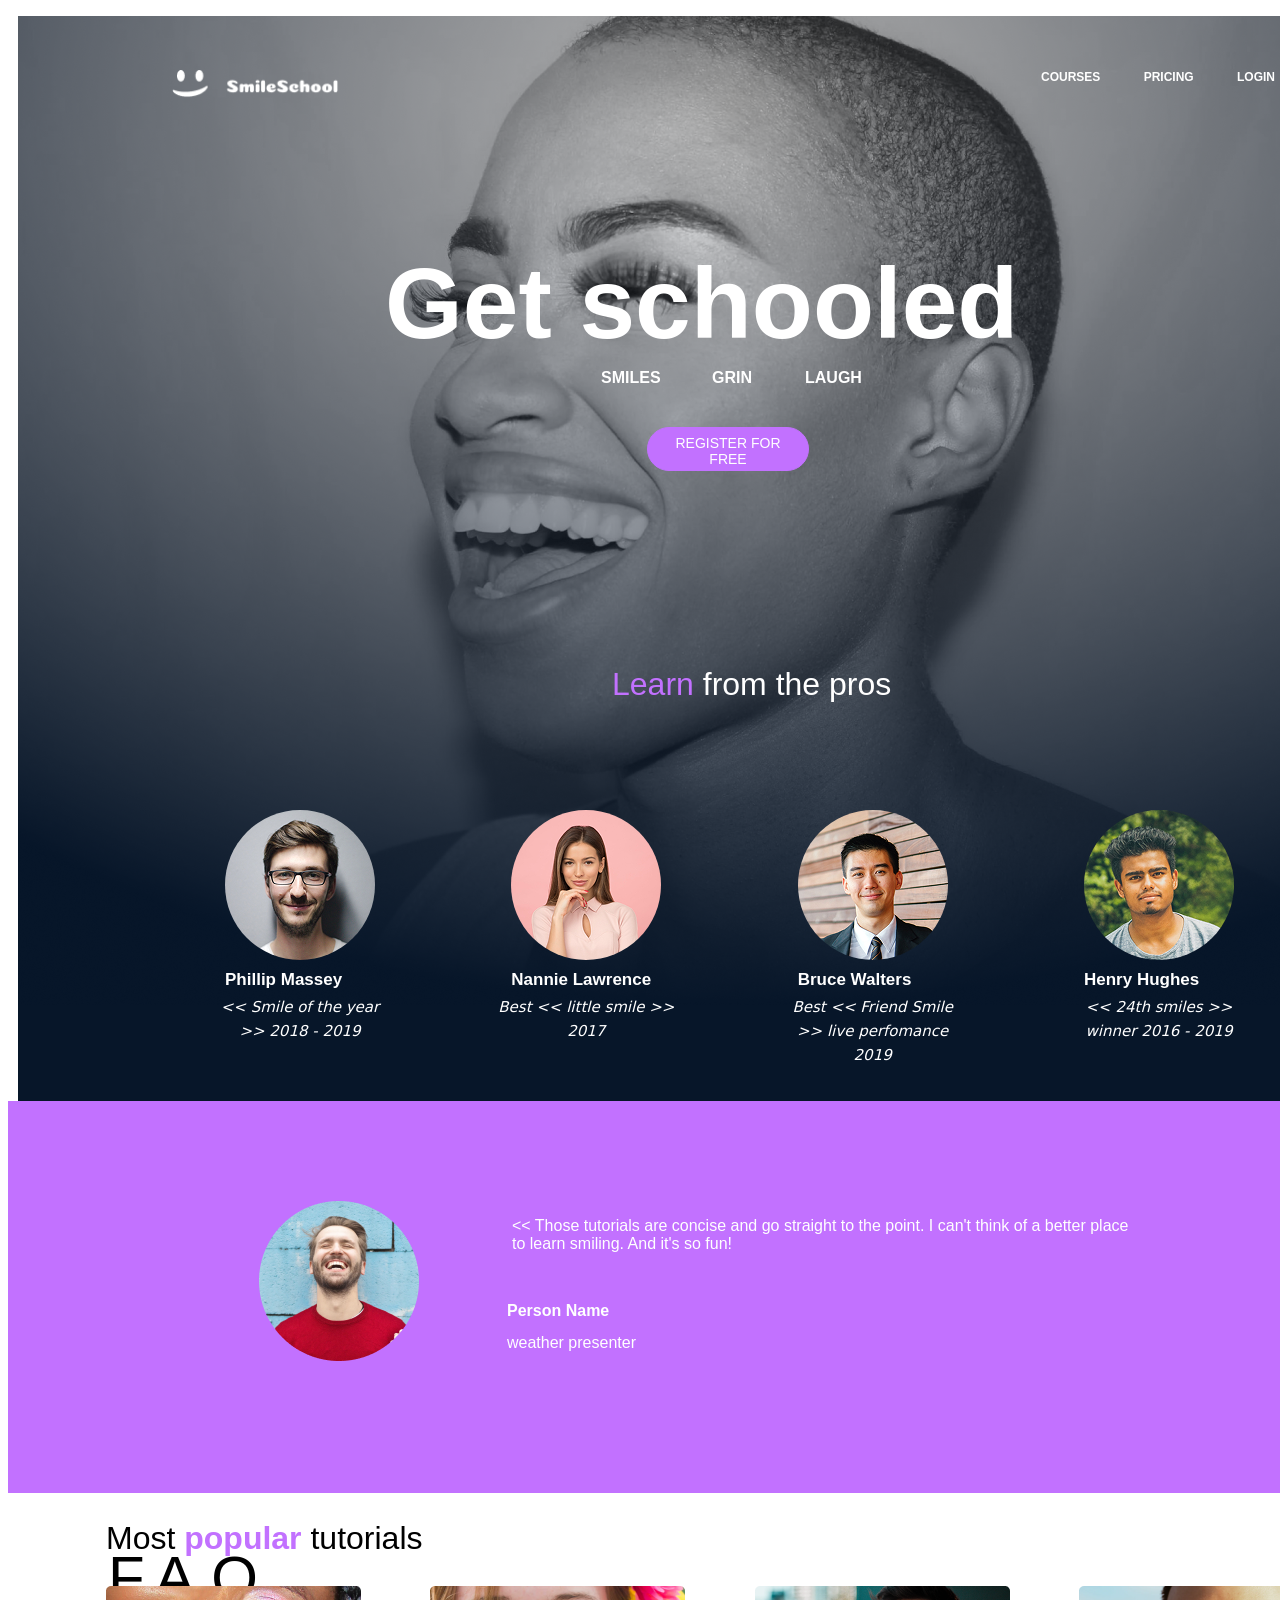
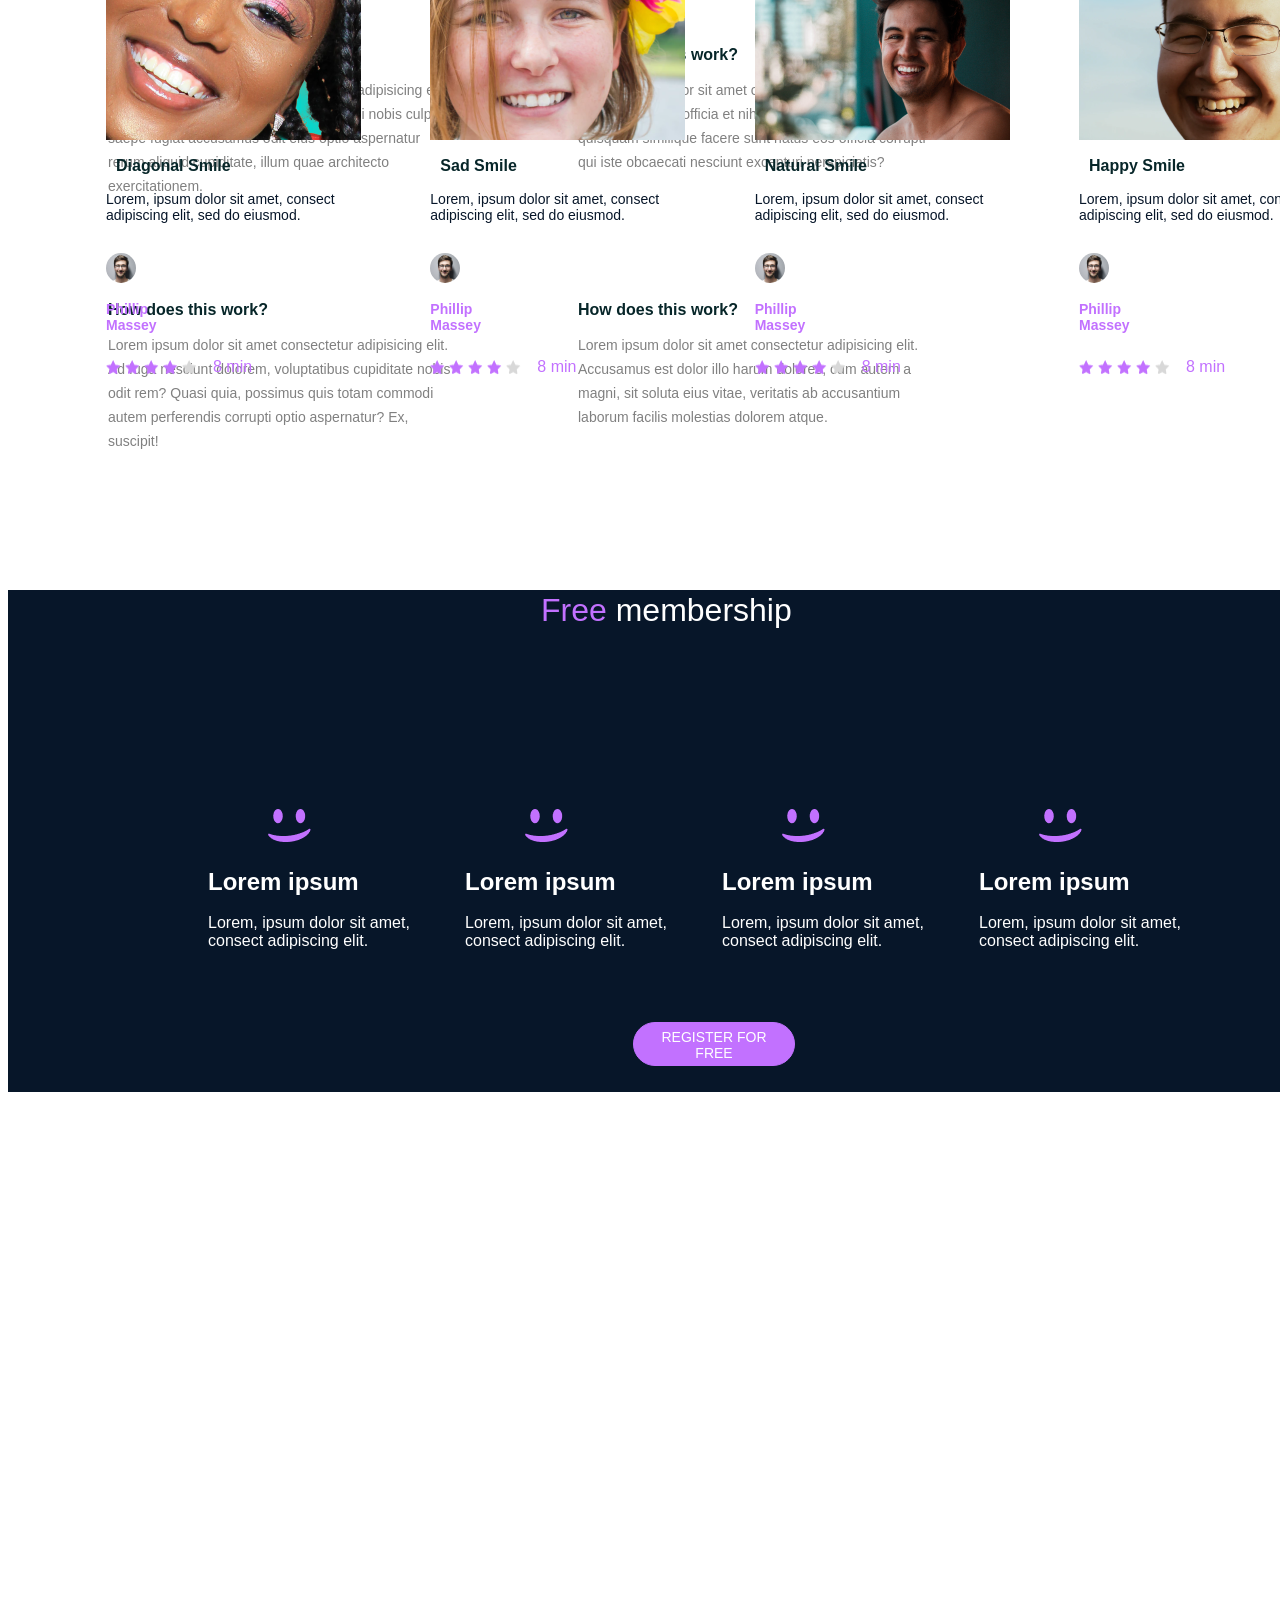
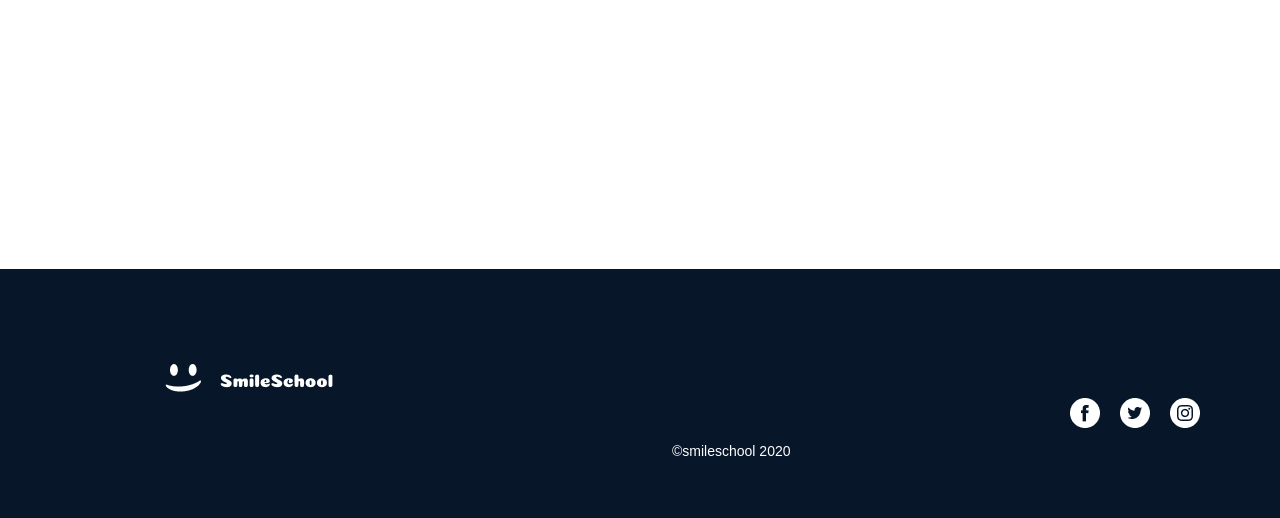
<file: css_advanced/index.html>
<!DOCTYPE html>
<html lang="en">
<head>
  <meta charset="UTF-8">
  <meta name="viewport" content="width=device-width, initial-scale=1.0">
  <title>SmileSchool</title>
  <link rel="stylesheet" href="style.css">
  <link rel="preconnect" href="/home/megatron/alche-web-development/css_advanced/source-sans-pro/SourceSansPro-Bold.otf">
  <link rel="preconnect" href="/home/megatron/alche-web-development/css_advanced/source-sans-pro/SourceSansPro-Semibold.otf">
  <link rel="preconnect" href="/home/megatron/alche-web-development/css_advanced/source-sans-pro/SourceSansPro-Light.otf">
</head>
<body>
  <header class="site-header">
    <div class="header-container">
      <a href="https://www.figma.com/design/dyYL6Ku4WG7vsdpwvlcJZC/Homepage?node-id=0-1&p=f&t=POSptla9bObfbAa1-0" target="_blank"><img src="images/logo.png" alt="Logo" class="site-logo"></a>
      <div class="main-navigation">
        <a href="#section-hero">COURSES</a>
        <a href="#tutorials-popular">PRICING</a>
        <a href="#section-membership">LOGIN</a>
      </div>
    </div>
  </header>
  <main>
    <section class="hero-section" id="section-hero">
      <div class="hero-content">
        <h1 class="hero-title">Get schooled</h1>
        <p class="hero-keywords">
          <span class="keyword-content1">SMILES</span>
          <span class="keyword-content2">GRIN</span>
          <span class="keyword-content3">LAUGH</span>
        </p>
        <button class="primary-button1">REGISTER FOR FREE</button>
      </div>
      <div class="instructors-section">
        <h2 class="section-title"><span>Learn</span> from the pros</h2>
        <div class="instructors-container">
          <div class="instructor-card">
            <img src="images/first.png" alt="Phillip Massey">
            <h3>Phillip Massey</h3>
            <p>
              <span>&lt;&lt; Smile of the year &gt;&gt;</span>
              <span>2018 - 2019</span>
            </p>
          </div>
          <div class="instructor-card">
            <img src="images/second.png" alt="Nannie Lawrence">
            <h3>Nannie Lawrence</h3>
            <p>
              <span>Best &lt;&lt; little smile &gt;&gt;</span><br>
              <span>2017</span>
            </p>
          </div>
          <div class="instructor-card">
            <img src="images/third.png" alt="Bruce Walters ">
            <h3>Bruce Walters</h3>
            <p>
              <span>Best &lt;&lt; Friend Smile &gt;&gt;</span>
              <span>live perfomance 2019</span>
            </p>
          </div>
          <div class="instructor-card">
            <img src="images/forth.png" alt="Henry Hughes">
            <h3>Henry Hughes</h3>
            <p>
              <span>&lt;&lt; 24th smiles &gt;&gt; winner</span>
              <span>2016 - 2019</span>
            </p>
          </div>
        </div>
      </div>
    </section>
    <section class="quotes-section">
      <div class="quote-container">
        <!--<h1>Quotes</h1>-->
        <div class="quotes-content">
          <img src="images/avatar.png" alt="Person Name" class="quote-avatar">
          <div class="quote-content">
            <blockquote class="quote-text">&lt;&lt; Those tutorials are concise and go straight to the point. I can't think of a better place to learn smiling. And it's so fun!</blockquote>
            <p class="quote-author"><strong>Person Name</strong></p>
            <p class="quote-role">weather presenter</p>
          </div>
        </div>
      </div>
    </section>
    <section class="popular-tutorials" id="tutorials-popular">
      <h1 class="section-title1">Most <span>popular</span> tutorials </h1>
      <div class="tutorials-container">
        <div class="tutorial-card">
          <img src="images/preview.png" alt="Diagonal Smile" class="tutorial-thumbnail">
          <h2 class="tutorial-title">Diagonal Smile</h2>
          <p class="tutorial-description">
            Lorem, ipsum dolor sit amet, consect adipiscing elit, sed do eiusmod.
          </p>
          <div class="tutorial-author">
            <img src="images/first.png" alt="Phillip Massey">
            <h3>Phillip Massey</h3>
            <div class="tutorial-rating">
              <div class="rating-stars">
                <img src="images/Star_2.png" alt="rating star">
                <img src="images/Star_2.png" alt="rating star">
                <img src="images/Star_2.png" alt="rating star">
                <img src="images/Star_2.png" alt="rating star">
                <img src="images/Star_5.png" alt="rating star">
              </div>
              <p class="tutorial-duration">8 min</p>
            </div>
          </div>
        </div>
        <div class="tutorial-card">
          <img src="images/preview_1.png" alt="Sad Smile" class="tutorial-thumbnail">
          <h2 class="tutorial-title">Sad Smile</h2>
          <p class="tutorial-description">
            Lorem, ipsum dolor sit amet, consect adipiscing elit, sed do eiusmod.
          </p>
          <div class="tutorial-author">
            <img src="images/first.png" alt="Phillip Massay">
            <h3>Phillip Massey</h3>
            <div class="tutorial-rating">
              <div class="rating-stars">
                <img src="images/Star_2.png" alt="rating star">
                <img src="images/Star_2.png" alt="rating star">
                <img src="images/Star_2.png" alt="rating star">
                <img src="images/Star_2.png" alt="rating star">
                <img src="images/Star_5.png" alt="rating star">
              </div>
              <p class="tutorial-duration">8 min</p>
            </div>
          </div>
        </div>
        <div class="tutorial-card">
          <img src="images/preview_2.png" alt="Natural Smile" class="tutorial-thumbnail">
          <h2 class="tutorial-title">Natural Smile</h2>
          <p class="tutorial-description">
            Lorem, ipsum dolor sit amet, consect adipiscing elit, sed do eiusmod.
          </p>
          <div class="tutorial-author">
            <img src="images/first.png" alt="Phillip Massey">
            <h3>Phillip Massey</h3>
            <div class="tutorial-rating">
              <div class="rating-stars">
                <img src="images/Star_2.png" alt="rating star">
                <img src="images/Star_2.png" alt="rating star">
                <img src="images/Star_2.png" alt="rating star">
                <img src="images/Star_2.png" alt="rating star">
                <img src="images/Star_5.png" alt="rating star">
              </div>
              <p class="tutorial-duration">8 min</p>
            </div>
          </div>
        </div>
        <div class="tutorial-card">
          <img src="images/preview_3.png" alt="Happy Smile" class="tutorial-thumbnail">
          <h2 class="tutorial-title">Happy Smile</h2>
          <p class="tutorial-description">
            Lorem, ipsum dolor sit amet, consect adipiscing elit, sed do eiusmod.
          </p>
          <div class="tutorial-author">
            <img src="images/first.png" alt="Phillip Massey">
            <h3>Phillip Massey</h3>
            <div class="tutorial-rating">
              <div class="rating-stars">
                <img src="images/Star_2.png" alt="rating star">
                <img src="images/Star_2.png" alt="rating star">
                <img src="images/Star_2.png" alt="rating star">
                <img src="images/Star_2.png" alt="rating star">
                <img src="images/Star_5.png" alt="rating star">
              </div>
              <p class="tutorial-duration">8 min</p>
            </div>
          </div>
        </div>
      </div>
    </section>
    <section class="membership-section" id="section-membership">
      <h1 class="section-title2">
        <span>Free</span> membership
      </h1>
      <div class="membership-container">
        <div class="membership-card">
          <img src="images/smile.png" alt="Lorem ipsum">
          <h2>Lorem ipsum</h2>
          <p>Lorem, ipsum dolor sit amet, consect adipiscing elit.</p>
        </div>
        <div class="membership-card">
          <img src="images/smile.png" alt="Lorem ipsum">
          <h2>Lorem ipsum</h2>
          <p>Lorem, ipsum dolor sit amet, consect adipiscing elit.</p>
        </div>
        <div class="membership-card">
          <img src="images/smile.png" alt="Lorem ipsum">
          <h2>Lorem ipsum</h2>
          <p>Lorem, ipsum dolor sit amet, consect adipiscing elit.</p>
        </div>
        <div class="membership-card">
          <img src="images/smile.png" alt="Lorem ipsum">
          <h2>Lorem ipsum</h2>
          <p>Lorem, ipsum dolor sit amet, consect adipiscing elit.</p> 
        </div>
      </div>
      <button class="primary-button2">REGISTER FOR FREE</button>
    </section>
    <section class="faq-section">
      <h1 class="section-title3">F.A.Q.</h1>
      <div class="faq-container">
        <div class="faq-column">
          <div class="faq-item">
            <h2 class="faq-question">How does this work?</h2>
            <p class="faq-answer">
              Lorem ipsum dolor sit amet consectetur adipisicing elit. Ab sunt numquam reiciendis officiis sequi nobis culpa, saepe fugiat accusamus odit eius optio aspernatur rerum aliquid cupiditate, illum quae architecto exercitationem.
            </p>
          </div>
          <div class="faq-item">
            <h2 class="faq-question">How does this work?</h2>
            <p class="faq-answer">
              Lorem ipsum dolor sit amet consectetur adipisicing elit. Ad fuga nesciunt dolorem, voluptatibus cupiditate nobis odit rem? Quasi quia, possimus quis totam commodi autem perferendis corrupti optio aspernatur? Ex, suscipit!
            </p>
          </div>
        </div>
        <div class="faq-column">
          <div class="faq-item">
            <h2 class="faq-question">How does this work?</h2>
            <p class="faq-answer">
              Lorem ipsum dolor sit amet consectetur adipisicing elit. Suscipit, aut? At officia et nihil! Pariatur, expedita quisquam similique facere sunt natus eos officia corrupti qui iste obcaecati nesciunt excepturi perspiciatis?
            </p>
          </div>
          <div class="faq-item">
            <h2 class="faq-question">How does this work?</h2>
            <p class="faq-answer">
              Lorem ipsum dolor sit amet consectetur adipisicing elit. Accusamus est dolor illo harum dolores, cum autem a magni, sit soluta eius vitae, veritatis ab accusantium laborum facilis molestias dolorem atque.
            </p>
          </div>
        </div>
      </div>
    </section>
  </main>
  <footer class="site-footer">
    <div class="footer-container">
      <div class="footer-content">
        <img src="images/logo.png" alt="logo" class="footer-logo">
        <div class="social-links">
          <a href="https://www.figma.com/design/A9pXvHMdbeTPPmC4SkTlpR/Homepage--Copy-?node-id=3558-36&t=SCWP8VhVgMO1DFPG-0"><img src="images/Facebook_White.png" alt="Facebook Logo"></a>
          <a href="https://www.figma.com/design/A9pXvHMdbeTPPmC4SkTlpR/Homepage--Copy-?node-id=3558-36&t=SCWP8VhVgMO1DFPG-0"><img src="images/Twitter_White.png" alt="Twitter Logo"></a>
          <a href="https://www.figma.com/design/A9pXvHMdbeTPPmC4SkTlpR/Homepage--Copy-?node-id=3558-36&t=SCWP8VhVgMO1DFPG-0"><img src="images/Instagram_White.png" alt="Instagram Logo"></a>
        </div>
        <p class="copywrite">&copy;smileschool 2020</p>
      </div>
    </div>
  </footer>
</body>
</html>
</file>
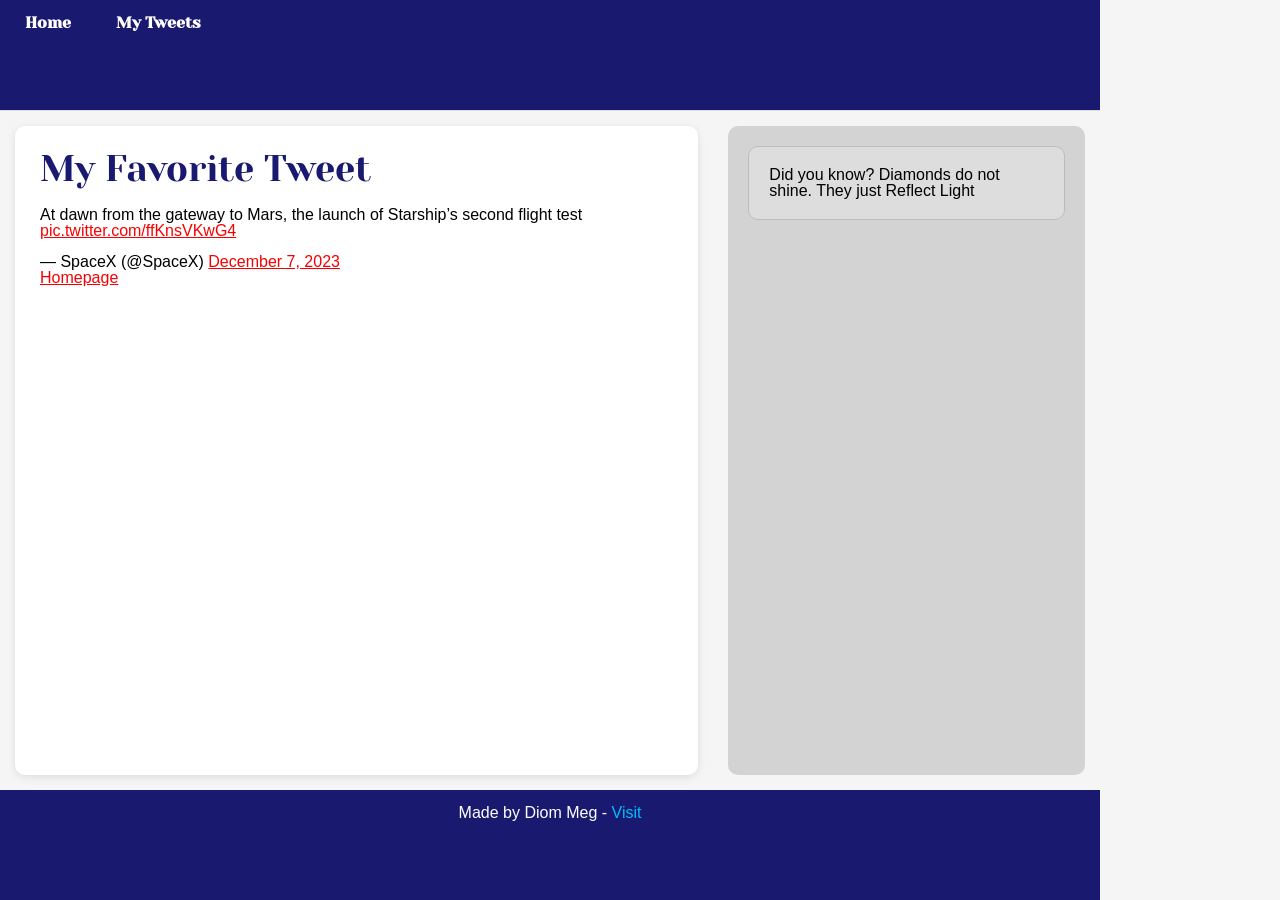
<file: css_basic/tweets.html>
<!DOCTYPE html>
<html lang="en-US">
    <head>
        <meta charset="UTF-8">
        <title>Embedding a Tweet</title>
        <link rel="stylesheet" href="base.css">
        <link rel="stylesheet" href="style.css">
    </head>
    <body>
        <header>
            <ul>
                <li><a href="index.html">Home</a></li>
                <li><a href="tweets.html">My Tweets</a></li>
            </ul>
        </header>
        <main>
            <article>
                <h1>My Favorite Tweet</h1>
                <blockquote class="twitter-tweet">
                    <p lang="en" dir="ltr">
                        At dawn from the gateway to Mars, the launch of Starship’s second flight test <a href="https://t.co/ffKnsVKwG4">pic.twitter.com/ffKnsVKwG4</a>
                    </p>
                    &mdash; SpaceX (@SpaceX)
                    <a href="https://x.com/SpaceX/status/1732824684683784516?ref_src=twsrc%5Etfw">December 7, 2023</a>
                </blockquote>

                <script async src="https://platform.x.com/widgets.js"></script>
                <p>
                    <a href="index.html">Homepage</a>
                </p>
            </article>
            <aside>
                <p>Did you know? Diamonds do not shine. They just Reflect Light</p>
            </aside>
        </main>
        <footer>
            <p>Made by Diom Meg - <a href="https://github.com/Meg-Diom" target="_blank">Visit</a></p>
        </footer>
    </body>
</html>
</file>
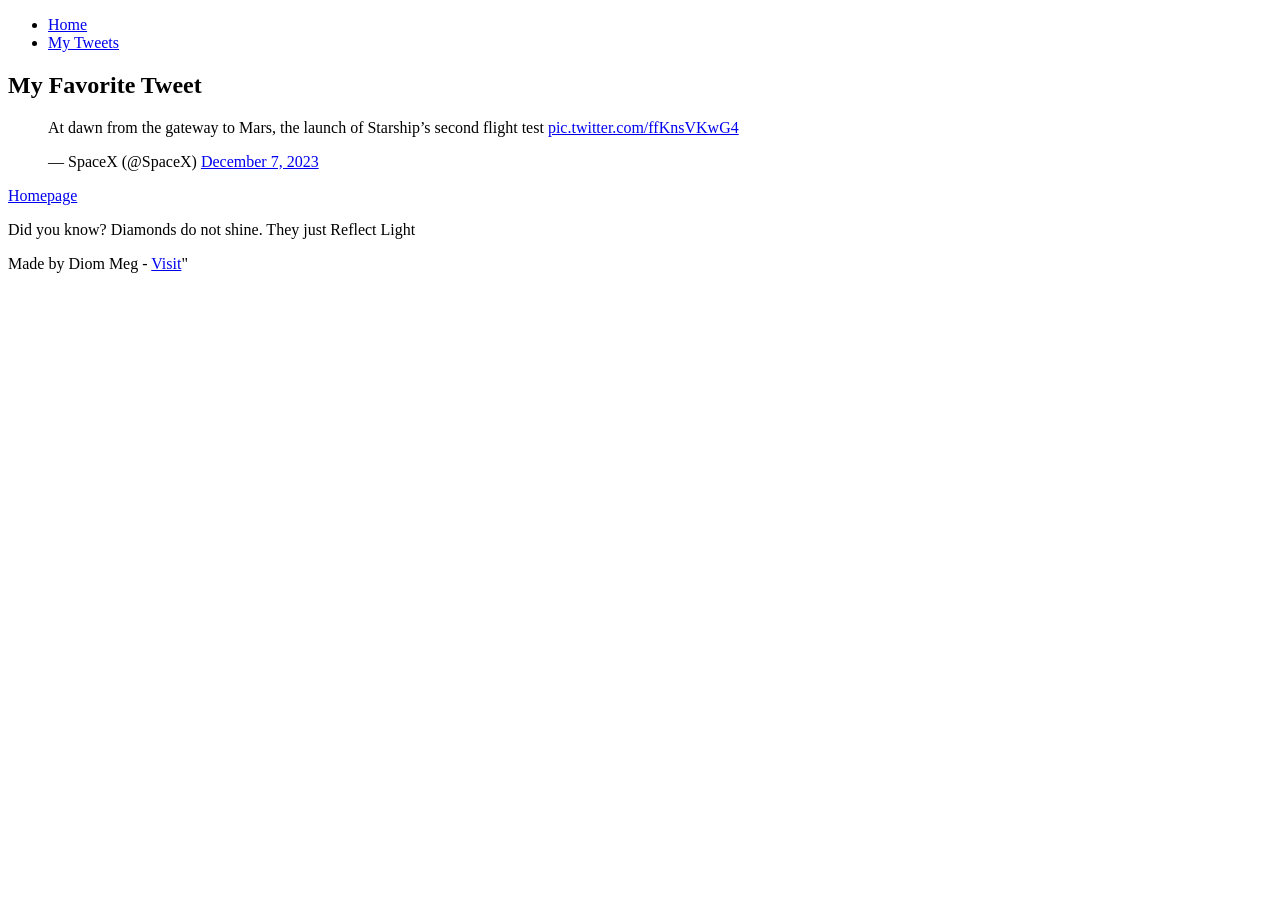
<file: html_basic/tweets.html>
<!DOCTYPE html>
<html lang="en-US">
    <head>
        <meta charset="UTF-8">
        <title>Embedding a Tweet</title>
    </head>
    <body>
        <header>
            <ul>
                <li><a href="index.html">Home</a></li>
                <li><a href="tweets.html">My Tweets</a></li>
            </ul>
        </header>
        <main>
            <article>
                <h1>My Favorite Tweet</h1>
                <blockquote class="twitter-tweet">
                    <p lang="en" dir="ltr">
                        At dawn from the gateway to Mars, the launch of Starship’s second flight test <a href="https://t.co/ffKnsVKwG4">pic.twitter.com/ffKnsVKwG4</a>
                    </p>
                    &mdash; SpaceX (@SpaceX)
                    <a href="https://x.com/SpaceX/status/1732824684683784516?ref_src=twsrc%5Etfw">December 7, 2023</a>
                </blockquote>

                <script async src="https://platform.x.com/widgets.js"></script>
                <p>
                    <a href="index.html">Homepage</a>
                </p>
            </article>
            <aside>
                <p>Did you know? Diamonds do not shine. They just Reflect Light</p>
            </aside>
        </main>
        <footer>
            <p>Made by Diom Meg - <a href="https://github.com/Meg-Diom" target="_blank">Visit</a>"</p>
        </footer>
    </body>
</html>
</file>
<file: css_advanced/style.css>
.hero-section{
  background-image: url("images/main_part.png");
  background-repeat: no-repeat;
  background-size: cover;
  background-position: center;
  position: relative;
  width: 1440px;
  height: 1093px;
}
.site-logo {
  width: 167.02px;
  height: 29.46px;
}
.main-navigation  a {
  font-family: Source Sans Pro, sans-serif; 
  font-weight: bold;
  font-size: 12px;
  color: #FFFFFF;
  text-decoration: none;     
}
.main-navigation {
  display: flex;
  flex-direction: row;
  justify-content: space-between;
  width: 234px;
  height: 15px;
}
.header-container {
  width: 1103.41px;
  height: 29.46px;
  display: flex;
  flex-direction: row;
  justify-content: space-between; 
  position: absolute;
  left: 171.59px;
  top: 35.02px;
  z-index: 1;
  margin-top: 35.02px; 
}
.hero-title {
  font-family: Source San Pro, sans-serif;
  font-weight: bold;
  font-size: 100px;
  position: absolute;
  left: 377px;
  top: 155px;
  color: #FFFFFF;
  line-height: auto;
  letter-spacing: 0px;
}
.keyword-content1{
  width: 52px;
  height: 20px;
  position: absolute;
  left: 593px;
  top: 361px;
  line-height: auto;
  letter-spacing: 0px;
}
.keyword-content2{
  width: 36px;
  position: absolute;
  left: 704px;
  top: 361px;
  line-height: auto;
  letter-spacing: 0px;
}
.keyword-content3{
  width: 49px;
  position: absolute;
  left: 797px;
  top: 361px;
  line-height: auto;
  letter-spacing: 0px;
}
.hero-keywords {
  font-family: Source Sans Pro, sans-serif;
  font-weight: bold;
  font-size: 16px;
  color: #FFFFFF;
}
.hero-content {
  width: 684px;
  height: 151px;
  display: flex;
  flex-direction: column;
}
.primary-button1,
.primary-button2 {
  width: 162px;
  height: 44px;
  border-radius: 22px;
  background-color: #C271FF;
  color: #FFFFFF;
  font-family: Source Sans Pro, sans-serif;
  font-weight: semibold;
  font-size: 14px;
  padding: 6.5px 10px;
  border: 1px solid #C271FF;
}
.primary-button1 {
  position: absolute;
  left: 639px;
  top: 419px;
}
.section-title {
  position: absolute;
  left: 604px;
  top: 631px;
  font-family: Source-Sans Pro, sans-serif;
  width: 300px;
  height: 40px;
  font-weight: 400;
  font-size: 32px;
  color: #FFFFFF;
}
.section-title span {
  color: #C271FF;
}
.instructors-container {
  width: 1009px;
  height: 237px;
  position: absolute;
  left: 217px;
  top: 758px;
  display: flex;
  flex-direction: row;
  justify-content: space-between;
}
.instructor-card img {
  width: 150px;
  height: 150px;
  border-radius: 75px;
}
.instructor-card {
  width: 150px;
  height: 237px;
  display: flex;
  flex-direction: column;
  justify-content: center;
  position: relative;
  align-items: center;
}
.instructor-card h3 {
  position: absolute;
  left: 0px;
  top: 160px;
  color: #FFFFFF;
  width: 150px;
  height: 27px;
  line-height: 27px;
  font-size: 17px;
  font-family: Source Sans Pro, sans-serif;
  margin-top: 40px;
}
.instructor-card p {
  font-family: Source Sans Pro, sans;
  font-size: 15px;
  font-style: italic;
  line-height: 24px;
  color: #FFFFFF;
  width: 180px;
  position: absolute;
  left: 0px;
  top: 189px;
  margin-top: 40px;
  text-align: center;
  margin-left: -15px;
}
.quotes-section {
  width: 1440px;
  height: 392px;
  background-color: #C271FF;
}
.quote-container {
  width: 943px;
  height: 160px;
  position: absolute;
  left: 259px;
  top: 1201px;
  justify-content: space-between;
}
.quote-content {
  display: flex;
  flex-direction: column;
  width: 730px;
  height: 158px;
  color: #FFFFFF;
  font-family: Source Sans Pro, sans-serif;
}
.quote-content p {
  line-height: 0px;
}
.quotes-content {
  display: flex;
  flex-direction: row;
  justify-content: space-between;
  align-items: start;
}
.quote-text {
  width: 620px;
  height: 68px;
}
.quote-author {
  margin-left: 35px;
}
.quote-role {
  margin-left: 35px;
}
.popular-tutorials {
  width: 1228px;
  height: 450px;
  display: flex;
  flex-direction: column;
  position: absolute;
  left: 106px;
  top: 1572;
}
.tutorial-card {
  width: 255px;
  height: 335px;
}
.thumbmail {
  width: 255px;
  height: 154px;
}
.tutorials-container {
  display: flex;
  flex-direction: row;
  justify-content: space-between;
}
.tutorial-title {
  font-family: Source Sans Pro, sans-serif;
  font-weight: bold;
  color: #072629;
  font-size: 16px;
  width: 126px;
  height: 20px;
  margin-left: 10px;
}
.tutorial-description {
  width: 242px;
  height: 48px;
  color: #071629;
  font-size: 14px;
  font-family: Source Snas Pro, sans-serif;
}
.tutorial-author img {
  width: 30px;
  height: 30px;
  border-radius: 15px;
}
.tutorial-author h3 {
  width: 86px;
  height: 27px;
  color: #C271FF;
  font-family: Source Sans Pro, sans-serif;
  font-size: 14px;
  font-weight: bold;
}
.rating-stars {
  width: 107px;
  height: 15px;
}
.rating-stars img {
  width: 15px;
  height: 15px;;
}
.tutorial-duration {
  font-family: Source Sans Pro, sans-serif;
  color: #C271FF;
  justify-content: space-between;
}
.tutorial-rating {
  display: flex;
  flex-direction: row;
  align-items: center;
}
.membership-section {
  width: 1440px;
  height: 502px;
  background-color: #071629;
  position: absolute;
  top: 2190px;
  display: flex;
  flex-direction: column;
}
.membership-container {
  display: flex;
  flex-direction: row;
  margin-left: 200px;
  margin-top: 150px;
}
.membership-card {
  width: 257px;
  height: 153px;
}
.membership-card img {
  margin-left: 60px;               
}
.membership-card h2 {
  color: #FFFFFF;
  font-family: Source Sans Pro, sans-serif;
  width: 256px;
  height: 26px;
  font-weight: 700; 
}
.membership-card p {
  color: #FFFFFF;
  font-family: Source Sans Pro, sans-serif;
  width: 212px;
  height: 52px;
}
.section-title1 {
  font-family: Source-Sans Pro, sans-serif;
  width: px;
  height: 40px;
  font-weight: 400;
  font-size: 32px;
  color: #000000;
}
.section-title1 span {
  color: #C271FF;
  font-weight: bold;
}
.section-title2 {
  font-family: Source-Sans Pro, sans-serif;
  width: 300px;
  height: 40px;
  font-weight: 400;
  font-size: 32px;
  color: #FFFFFF;
  margin-left:533px;
  margin-top: 2px;
}
.section-title2 span {
  color: #C271FF;
}
.section-title3 {
  font-family: Source-Sans Pro, sans-serif;
  width: 300px;
  height: 40px;
  font-weight: 100;
  font-size: 32px;
  color: #000000;
  font-size: 60px;
  margin-left: 32 0px;
}
.section-title3 span {
  color: #C271FF;
}
.primary-button2 {
  margin-left: 625px;
  margin-top: 60px;
  z-index: 5;
}
.faq-section {
  width: 920px;
  height: 707px;
  display: flex;
  flex-direction: column;
  /*position: absolute;
  left: 249px;
  top: 2678px;*/
  margin-left: 100px;
}
.faq-item {
  width: 350px;
  height: 242px;
}
.faq-container {
  display: flex;
  row-gap: 100px;
  column-gap: 120px;
}
.faq-question {
  font-family: Source Sans Pro, sans-serif;
  font-weight: bold;
  font-size: 16px;
  color: #072629
}
.faq-answer {
  font-family: Source Sans Pro, sans-serif;
  color: grey;
  font-weight: 100;
  font-size: 14px;
  line-height: 24px;;
}
.site-footer {
  width: 1440px;
  height: 249px;
  background-color: #071629;
  position: absolute;
  left: 0px;
  top: 3469px;
}
.social-links {
  width: 130px;
  height: 30px;
  margin-left: 1070px;
  display: flex;
  flex-direction: row;
  justify-content: space-between; 
}
.footer-logo {
  width: 169px;
  height: 30px;
  margin-left: 165px;
  margin-top: 95px;
}
.copywrite {
  width: 130px;
  height: 15px;
  margin-left: 672px;
  margin-top: 15px;
  color: #FFFFFF;
  font-size: 14px;
  font-family: Source Sans Pro, sans-serif;
}
</file>
<file: css_basic/base.css>
/* Importing webfonts */
/* (If you're learning CSS, you should disregard that) */

@import url(https://fonts.googleapis.com/css?family=Yeseva+One);
@import url(https://fonts.googleapis.com/css?family=Josefin+Sans:400,700,700italic,400italic);


/* CSS reset rules */

html, body {
	height: 100%;
	min-height: 100%;
}
html, body, div, span, applet, object, iframe,
h1, h2, h3, h4, h5, h6, p, blockquote, pre,
a, abbr, acronym, address, big, cite, code,
del, dfn, img, ins, kbd, q, s, samp,
small, strike, sub, sup, tt, var,
b, u, i, center,
dl, dt, dd,
fieldset, form, label, legend,
table, caption, tbody, tfoot, thead, tr, th, td,
article, aside, canvas, details, embed, 
figure, figcaption, footer, header, hgroup, 
menu, nav, output, ruby, section, summary,
time, mark, audio, video {
	margin: 0;
	padding: 0;
	border: 0;
	font-size: 100%;
	font: inherit;
	vertical-align: baseline;
}
/* HTML5 display-role reset for older browsers */
article, aside, details, figcaption, figure, 
footer, header, hgroup, menu, nav, section {
	display: block;
}
body {
	line-height: 1;
}
blockquote, q {
	quotes: none;
}
blockquote:before, blockquote:after,
q:before, q:after {
	content: '';
	content: none;
}
table {
	border-collapse: collapse;
	border-spacing: 0;
}


/* Fonts and colors */

body {
	font-family: 'Josefin Sans', serif;
	color: rgba(0, 0, 0, 0.8);
}
h1, h2, h3, h4, h5, h6, header {
	font-family: 'Yeseva One', sans-serif;
}
article {
}
header {
	border-bottom: 1px solid rgb(221,221,221);
	transition: border-bottom-color 1s ease;
}
header a {
	color: rgba(0, 0, 0, 0.8);
}
aside {
	background: #FAFAFA;
}
aside p {
	border: 1px solid #bbb;
	background: #ddd;
	color: black;
}
footer a {
	color: rgba(0, 0, 0, 0.8);
}
a {
	color: #F80002;
}


/* Positioning and margins */

@media (min-width: 1100px) {
	body {
		width: 1100px;
		margin: 0 auto;
	}
}

article {
	padding: 50px 15px;
}
article > *:first-child {
	margin-top: 0;
}
aside {
	padding: 50px 15px;
}
header .right {
	float: right;
	margin: 0 10px 15px;
}


/* Header */
header {
	padding: 20px 0;
	height: 80px;
}
header ul {
	list-style: none;
	margin: 0;
	padding: 0;
}
header li {
	display: inline;
	vertical-align:middle;
}
header li:first-child {
	margin: 0;
}
header li a {
	margin: 0 10px;
}
header li.logo {
	font-size: 36px;
}
header a {
	text-decoration: none;
}


/* Aside */

aside p {
	border-radius: 10px;
	padding: 20px 20px;
}


/* Footer */

footer {
	padding: 5px 15px;
	height: 80px;
}


/* Text styles and margins */

p {
	margin-bottom: 15px;
}
h1 {
	font-size: 36px;
	margin: 40px 0 20px;
}
h2 {
	font-size: 32px;
	margin: 30px 0 15px;
}
h3 {
	font-size: 28px;
	margin: 25px 0 10px;
}
h4 {
	font-size: 20px;
	font-weight: bold;
	margin: 20px 0 10px;
}
h5 {
	font-size: 18px;
	font-weight: bold;
	margin: 15px 0 10px;
}
h6 {
	font-weight: bold;
	margin: 5px 0;
}

@media (max-width: 800px) {
  body.works_on_smartphone {
  	display: block;
  }
  body.works_on_smartphone main {
  	display: block;
  }
  header .right {
  	float: none;
  }
}
</file>
<file: css_basic/style.css>
body {
    display: flex;
    flex-direction: column;
}

main {
    display: flex;
    flex-direction: row;
    flex: auto;
}

article {
    flex: 2;
    overflow-y: auto;
}

aside {
    flex: 1;
    overflow-y: auto;
}/* General styling */
body {
    font-family: Arial, sans-serif;
    background-color: whitesmoke;
    color: black;
    margin: 0;
}

/* Header */
header {
    background-color: midnightblue;
    color: white;
    padding: 15px;
}

header ul {
    list-style: none;
    display: flex;
    align-items: center;
    gap: 25px;
}

header a {
    color: white;
    text-decoration: none;
    font-weight: bold;
}

header a:hover {
    color: deepskyblue;
}

/* Main content */
main {
    display: flex;
    flex-direction: row;
    flex: auto;
}

/* Article */
article {
    flex: 2;
    overflow-y: auto;
    background-color: white;
    padding: 25px;
    margin: 15px;
    border-radius: 10px;
    box-shadow: 0 2px 8px rgba(0, 0, 0, 0.1);
}

article h1 {
    color: midnightblue;
}

/* Aside */
aside {
    flex: 1;
    overflow-y: auto;
    background-color: lightgray;
    padding: 20px;
    margin: 15px;
    border-radius: 10px;
}

/* Footer */
footer {
    background-color: midnightblue;
    color: white;
    text-align: center;
    padding: 15px;
}

footer a {
    color: deepskyblue;
    text-decoration: none;
}
</file>
